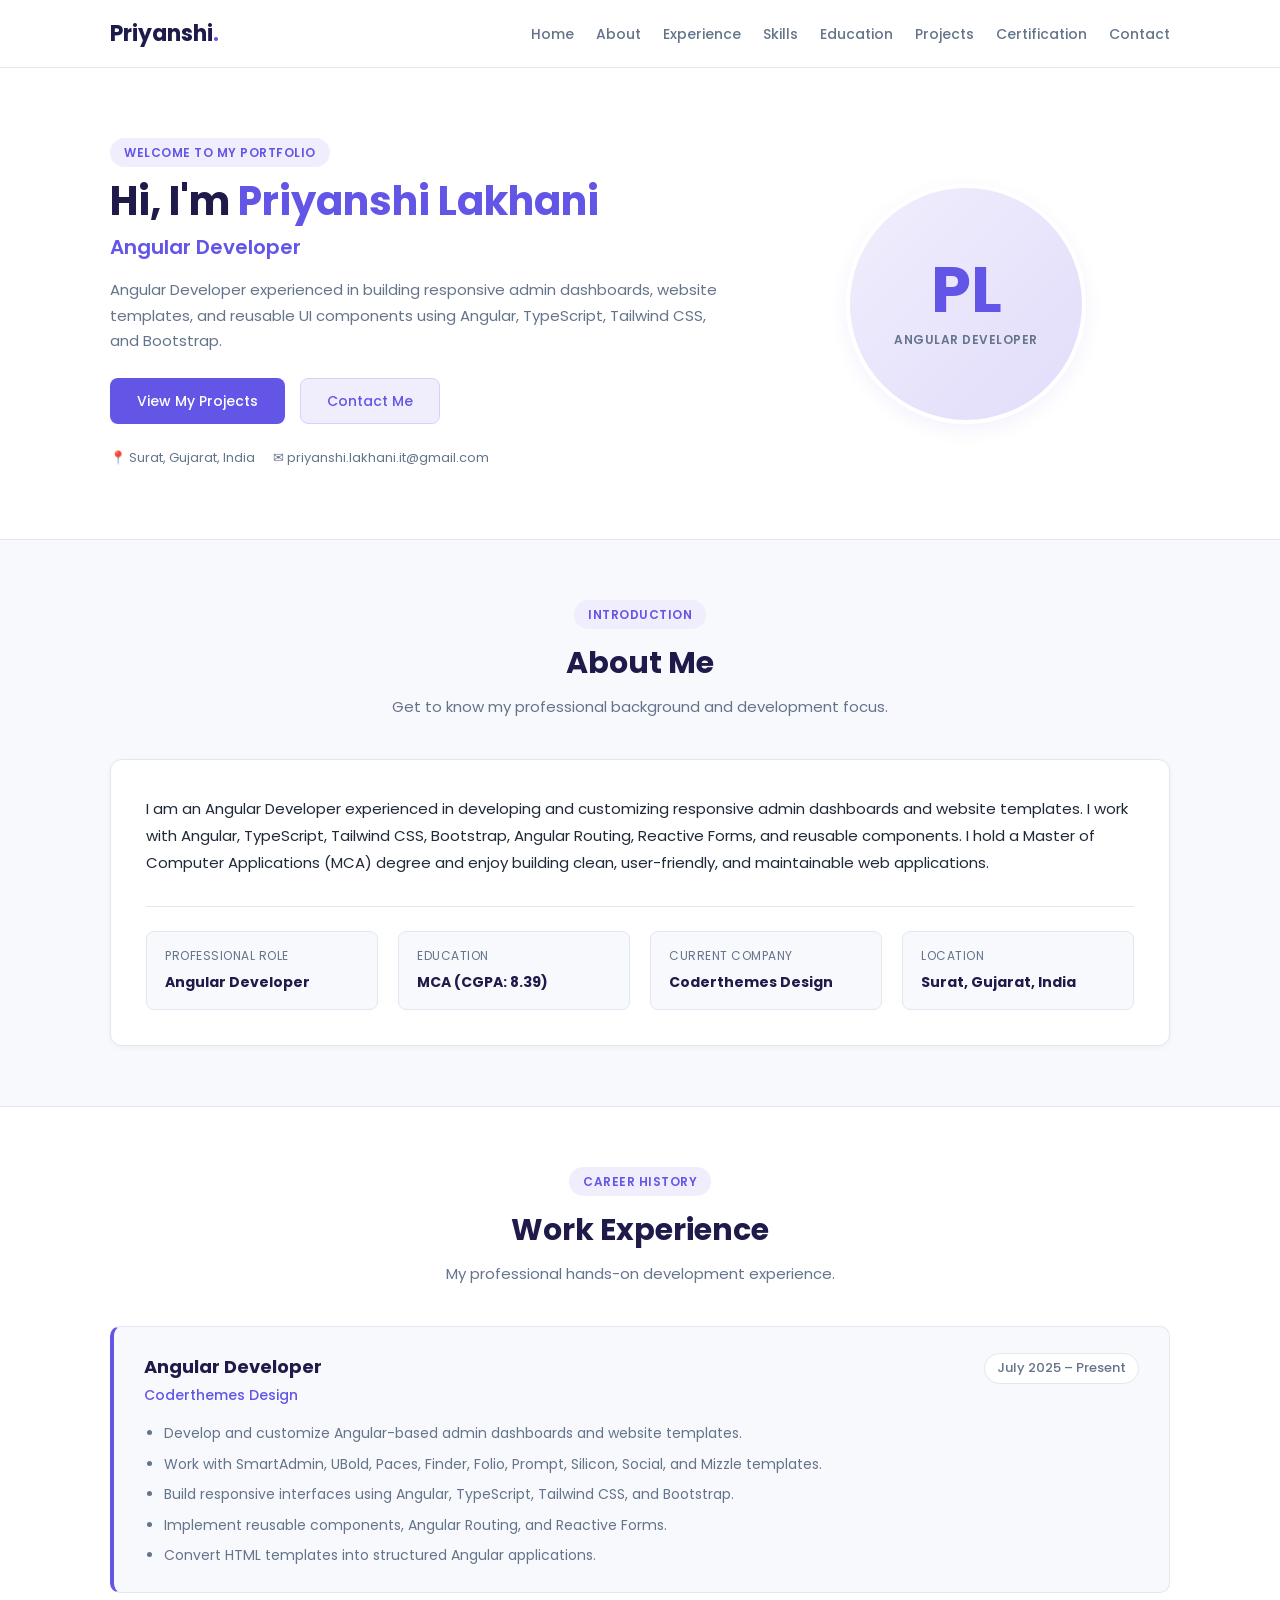
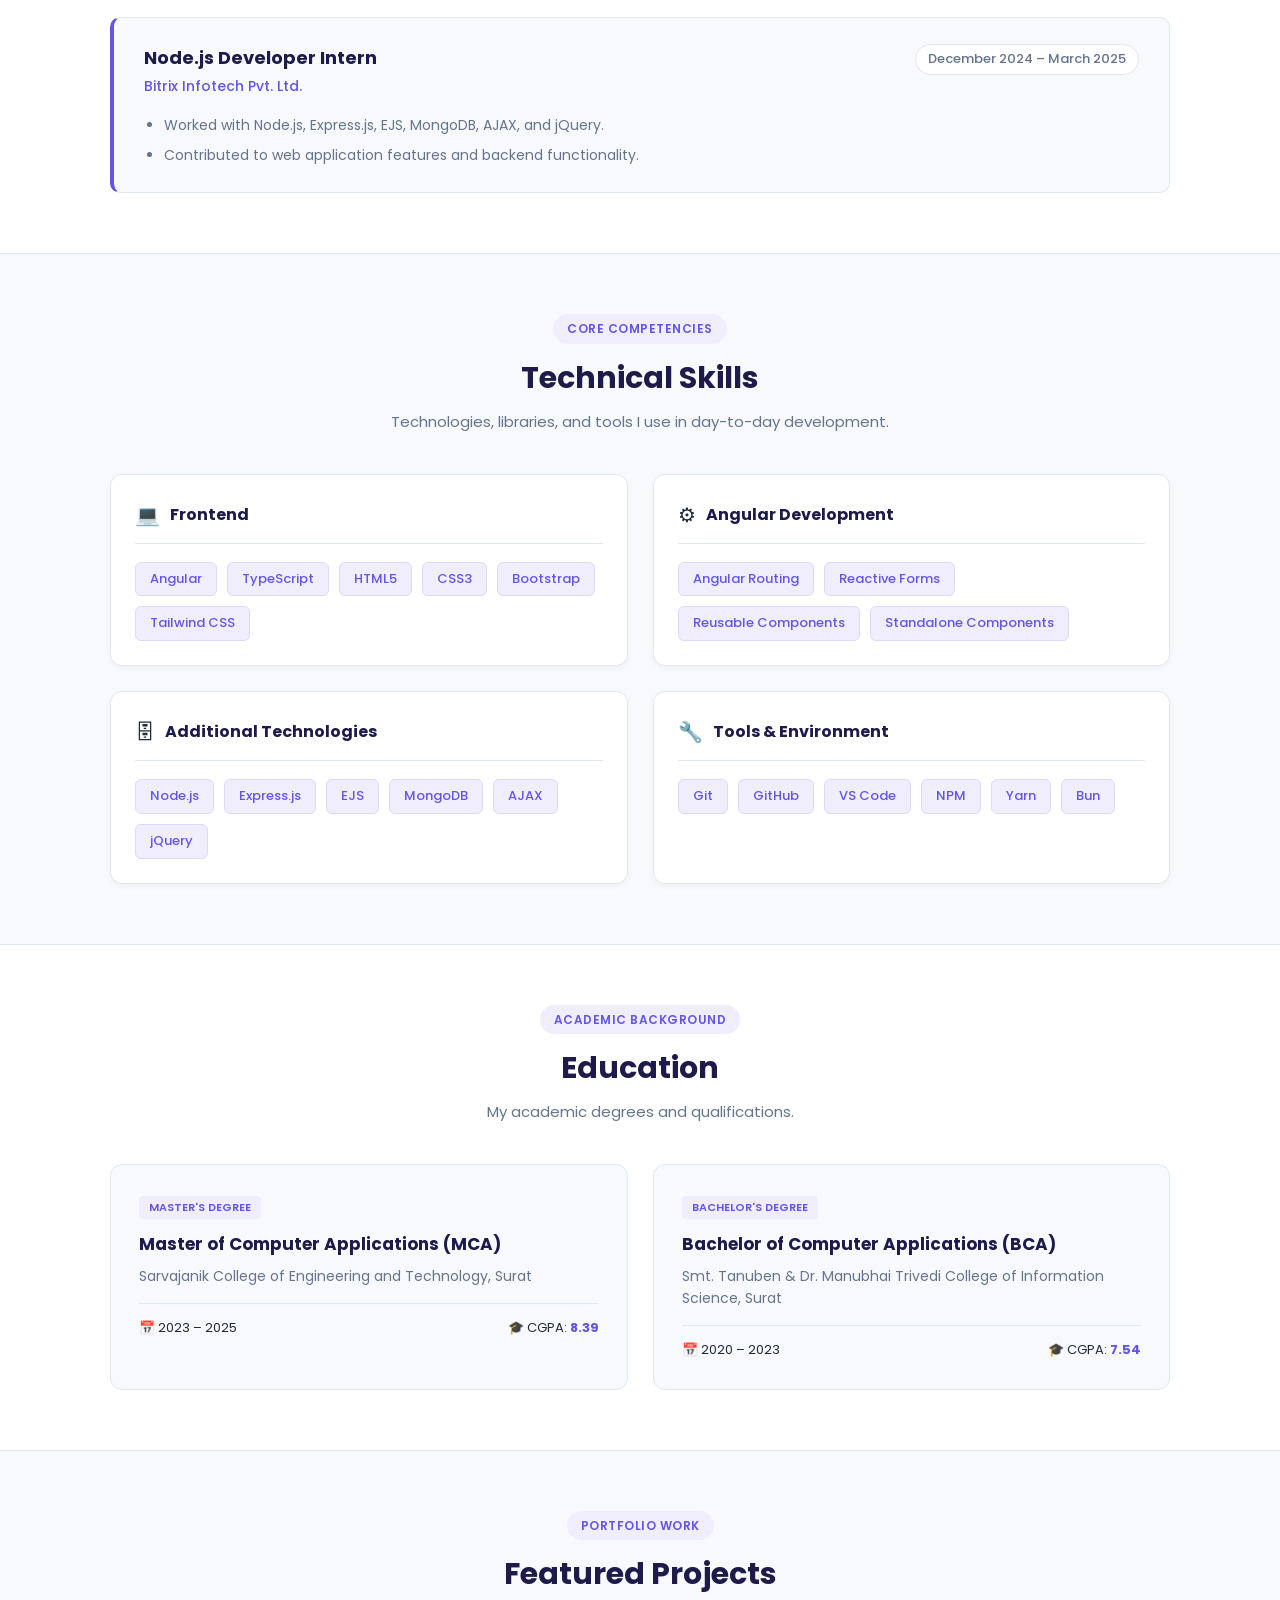
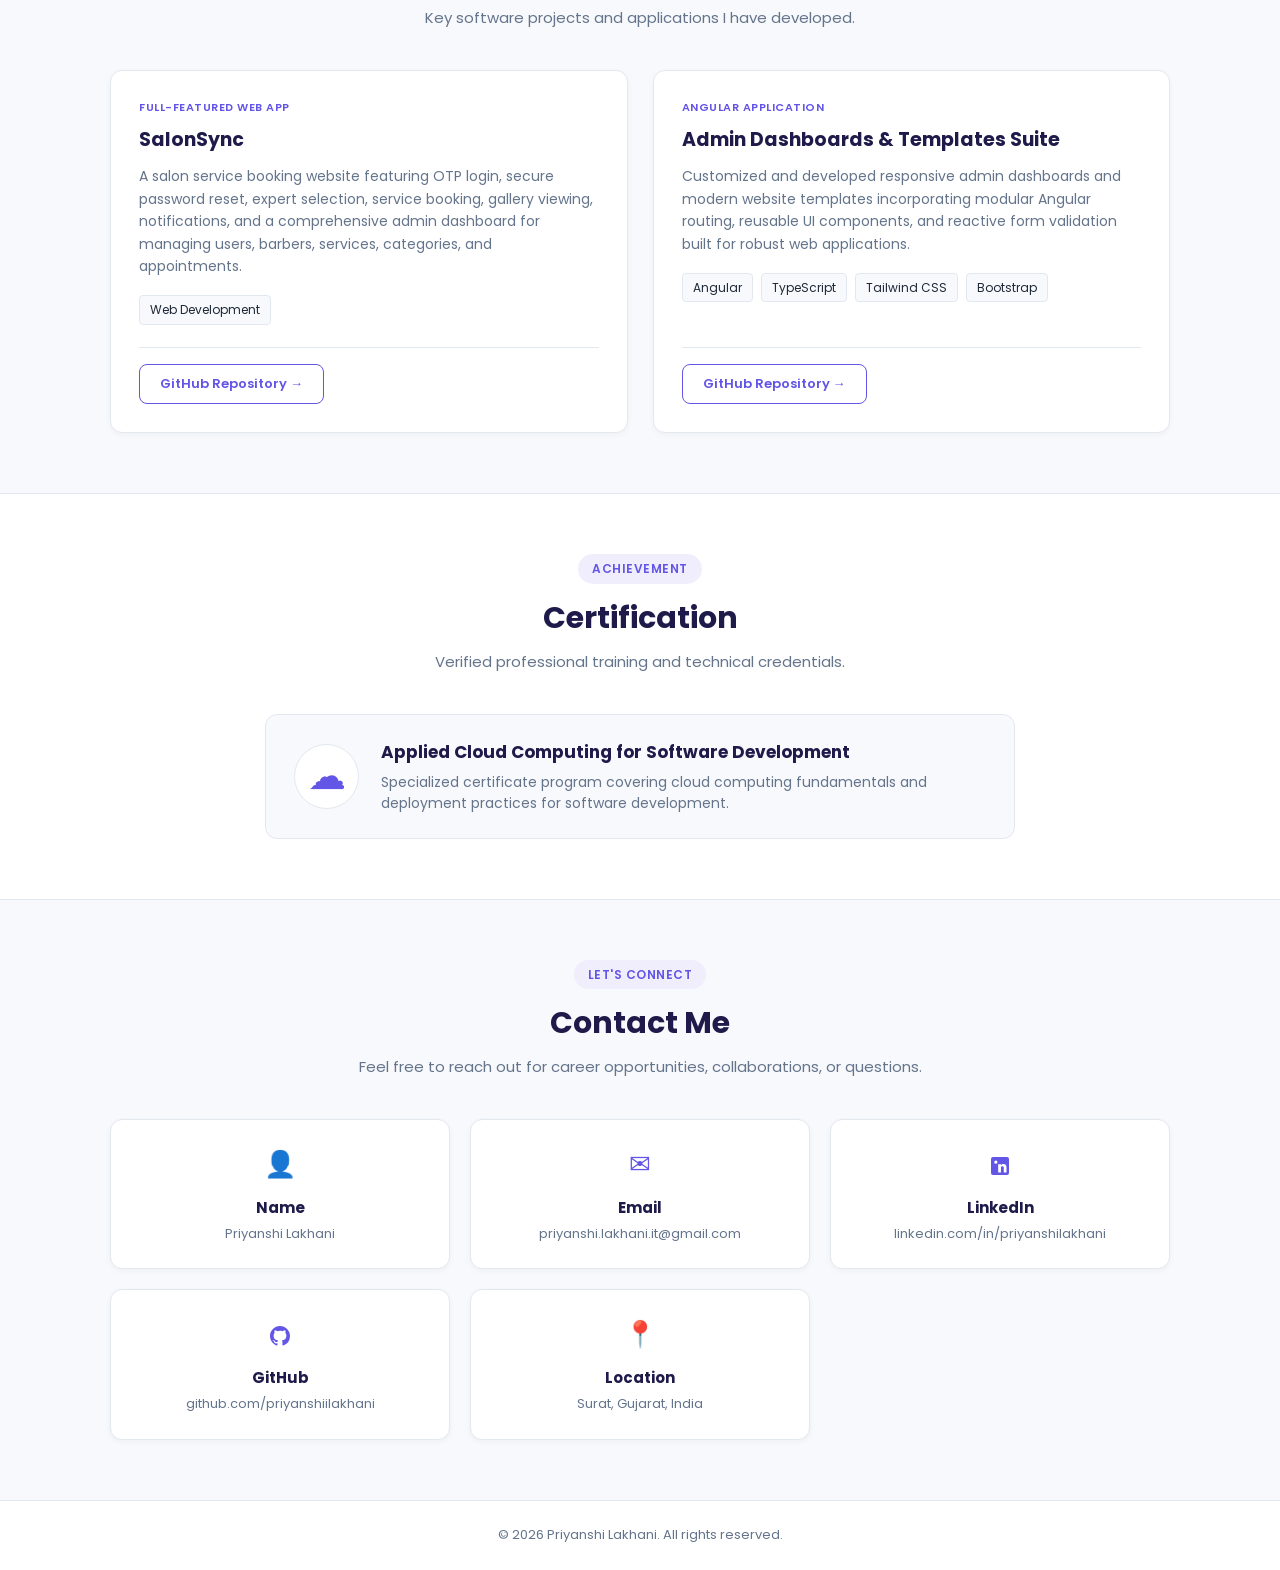
<file: WebDev-L1-Personal Portfolio/index.html>
<!DOCTYPE html>
<html lang="en">

<head>
  <meta charset="UTF-8">
  <meta name="viewport" content="width=device-width, initial-scale=1.0">
  <title>Priyanshi Lakhani | Angular Developer Portfolio</title>

  <!-- Google Fonts: Poppins -->
  <link rel="preconnect" href="https://fonts.googleapis.com">
  <link rel="preconnect" href="https://fonts.gstatic.com" crossorigin>
  <link href="https://fonts.googleapis.com/css2?family=Poppins:wght@300;400;500;600;700&display=swap" rel="stylesheet">

  <!-- External CSS -->
  <link rel="stylesheet" href="style.css">
</head>

<body>

  <!-- =========================================================================
       1. NAVIGATION BAR
       ========================================================================= -->
  <header class="header">
    <div class="container navbar">
      <!-- Portfolio Logo -->
      <a href="#hero" class="logo">Priyanshi<span>.</span></a>

      <!-- Navigation Links -->
      <nav>
        <ul class="nav-links">
          <li><a href="#hero">Home</a></li>
          <li><a href="#about">About</a></li>
          <li><a href="#experience">Experience</a></li>
          <li><a href="#skills">Skills</a></li>
          <li><a href="#education">Education</a></li>
          <li><a href="#projects">Projects</a></li>
          <li><a href="#certifications">Certification</a></li>
          <li><a href="#contact">Contact</a></li>
        </ul>
      </nav>
    </div>
  </header>

  <main>
    <!-- =========================================================================
         2. HERO SECTION
         ========================================================================= -->
    <section id="hero" class="hero-section">
      <div class="container hero-container">

        <!-- Left Column: Intro Text -->
        <div class="hero-text">
          <span class="badge">Welcome to my portfolio</span>
          <h1>Hi, I'm <span class="highlight">Priyanshi Lakhani</span></h1>
          <h2 class="hero-role">Angular Developer</h2>
          <p class="hero-desc">
            Angular Developer experienced in building responsive admin dashboards, website templates,
            and reusable UI components using Angular, TypeScript, Tailwind CSS, and Bootstrap.
          </p>

          <div class="hero-cta">
            <a href="#projects" class="btn btn-primary">View My Projects</a>
            <a href="#contact" class="btn btn-secondary">Contact Me</a>
          </div>

          <!-- Quick Location & Contact Chips -->
          <div class="hero-meta">
            <span class="meta-item">&#128205; Surat, Gujarat, India</span>
            <span class="meta-item">&#9993; priyanshi.lakhani.it@gmail.com</span>
          </div>
        </div>

        <!-- Right Column: Avatar Placeholder -->
        <div class="hero-avatar-wrapper">
          <!-- 
            NOTE FOR USER: 
            You can replace this placeholder with an actual photo anytime:
            <img src="your-photo.jpg" alt="Priyanshi Lakhani" class="avatar-img">
          -->
          <div class="avatar-placeholder">
            <div class="avatar-initials">PL</div>
            <span class="avatar-label">Angular Developer</span>
          </div>
        </div>

      </div>
    </section>

    <!-- =========================================================================
         3. ABOUT ME SECTION
         ========================================================================= -->
    <section id="about" class="about-section">
      <div class="container">
        <div class="section-header">
          <span class="section-tag">Introduction</span>
          <h2>About Me</h2>
          <p>Get to know my professional background and development focus.</p>
        </div>

        <div class="about-card">
          <p class="about-text">
            I am an Angular Developer experienced in developing and customizing responsive admin dashboards
            and website templates. I work with Angular, TypeScript, Tailwind CSS, Bootstrap, Angular Routing,
            Reactive Forms, and reusable components. I hold a Master of Computer Applications (MCA) degree
            and enjoy building clean, user-friendly, and maintainable web applications.
          </p>

          <div class="about-details-grid">
            <div class="detail-item">
              <span class="detail-label">Professional Role</span>
              <strong>Angular Developer</strong>
            </div>
            <div class="detail-item">
              <span class="detail-label">Education</span>
              <strong>MCA (CGPA: 8.39)</strong>
            </div>
            <div class="detail-item">
              <span class="detail-label">Current Company</span>
              <strong>Coderthemes Design</strong>
            </div>
            <div class="detail-item">
              <span class="detail-label">Location</span>
              <strong>Surat, Gujarat, India</strong>
            </div>
          </div>
        </div>
      </div>
    </section>

    <!-- =========================================================================
         4. WORK EXPERIENCE SECTION
         ========================================================================= -->
    <section id="experience" class="experience-section">
      <div class="container">
        <div class="section-header">
          <span class="section-tag">Career History</span>
          <h2>Work Experience</h2>
          <p>My professional hands-on development experience.</p>
        </div>

        <div class="experience-timeline">

          <!-- Experience Card 1 -->
          <div class="experience-card">
            <div class="experience-header">
              <div>
                <h3>Angular Developer</h3>
                <h4 class="company-name">Coderthemes Design</h4>
              </div>
              <span class="duration-badge">July 2025 &ndash; Present</span>
            </div>
            <ul class="experience-bullets">
              <li>Develop and customize Angular-based admin dashboards and website templates.</li>
              <li>Work with SmartAdmin, UBold, Paces, Finder, Folio, Prompt, Silicon, Social, and Mizzle templates.</li>
              <li>Build responsive interfaces using Angular, TypeScript, Tailwind CSS, and Bootstrap.</li>
              <li>Implement reusable components, Angular Routing, and Reactive Forms.</li>
              <li>Convert HTML templates into structured Angular applications.</li>
            </ul>
          </div>

          <!-- Experience Card 2 -->
          <div class="experience-card">
            <div class="experience-header">
              <div>
                <h3>Node.js Developer Intern</h3>
                <h4 class="company-name">Bitrix Infotech Pvt. Ltd.</h4>
              </div>
              <span class="duration-badge">December 2024 &ndash; March 2025</span>
            </div>
            <ul class="experience-bullets">
              <li>Worked with Node.js, Express.js, EJS, MongoDB, AJAX, and jQuery.</li>
              <li>Contributed to web application features and backend functionality.</li>
            </ul>
          </div>

        </div>
      </div>
    </section>

    <!-- =========================================================================
         5. TECHNICAL SKILLS SECTION
         ========================================================================= -->
    <section id="skills" class="skills-section">
      <div class="container">
        <div class="section-header">
          <span class="section-tag">Core Competencies</span>
          <h2>Technical Skills</h2>
          <p>Technologies, libraries, and tools I use in day-to-day development.</p>
        </div>

        <div class="skills-grid">

          <!-- Skill Category 1 -->
          <div class="skill-category-card">
            <div class="category-title">
              <span class="category-icon">&#128187;</span>
              <h3>Frontend</h3>
            </div>
            <div class="badges-wrap">
              <span class="skill-badge">Angular</span>
              <span class="skill-badge">TypeScript</span>
              <span class="skill-badge">HTML5</span>
              <span class="skill-badge">CSS3</span>
              <span class="skill-badge">Bootstrap</span>
              <span class="skill-badge">Tailwind CSS</span>
            </div>
          </div>

          <!-- Skill Category 2 -->
          <div class="skill-category-card">
            <div class="category-title">
              <span class="category-icon">&#9881;</span>
              <h3>Angular Development</h3>
            </div>
            <div class="badges-wrap">
              <span class="skill-badge">Angular Routing</span>
              <span class="skill-badge">Reactive Forms</span>
              <span class="skill-badge">Reusable Components</span>
              <span class="skill-badge">Standalone Components</span>
            </div>
          </div>

          <!-- Skill Category 3 -->
          <div class="skill-category-card">
            <div class="category-title">
              <span class="category-icon">&#128452;</span>
              <h3>Additional Technologies</h3>
            </div>
            <div class="badges-wrap">
              <span class="skill-badge">Node.js</span>
              <span class="skill-badge">Express.js</span>
              <span class="skill-badge">EJS</span>
              <span class="skill-badge">MongoDB</span>
              <span class="skill-badge">AJAX</span>
              <span class="skill-badge">jQuery</span>
            </div>
          </div>

          <!-- Skill Category 4 -->
          <div class="skill-category-card">
            <div class="category-title">
              <span class="category-icon">&#128295;</span>
              <h3>Tools & Environment</h3>
            </div>
            <div class="badges-wrap">
              <span class="skill-badge">Git</span>
              <span class="skill-badge">GitHub</span>
              <span class="skill-badge">VS Code</span>
              <span class="skill-badge">NPM</span>
              <span class="skill-badge">Yarn</span>
              <span class="skill-badge">Bun</span>
            </div>
          </div>

        </div>
      </div>
    </section>

    <!-- =========================================================================
         6. EDUCATION SECTION
         ========================================================================= -->
    <section id="education" class="education-section">
      <div class="container">
        <div class="section-header">
          <span class="section-tag">Academic Background</span>
          <h2>Education</h2>
          <p>My academic degrees and qualifications.</p>
        </div>

        <div class="education-grid">

          <!-- Education Card 1 -->
          <div class="education-card">
            <div class="education-badge">Master's Degree</div>
            <h3>Master of Computer Applications (MCA)</h3>
            <p class="college-name">Sarvajanik College of Engineering and Technology, Surat</p>
            <div class="education-meta">
              <span class="edu-duration">&#128197; 2023 &ndash; 2025</span>
              <span class="edu-score">&#127891; CGPA: <strong>8.39</strong></span>
            </div>
          </div>

          <!-- Education Card 2 -->
          <div class="education-card">
            <div class="education-badge">Bachelor's Degree</div>
            <h3>Bachelor of Computer Applications (BCA)</h3>
            <p class="college-name">Smt. Tanuben &amp; Dr. Manubhai Trivedi College of Information Science, Surat</p>
            <div class="education-meta">
              <span class="edu-duration">&#128197; 2020 &ndash; 2023</span>
              <span class="edu-score">&#127891; CGPA: <strong>7.54</strong></span>
            </div>
          </div>

        </div>
      </div>
    </section>

    <!-- =========================================================================
         7. PROJECTS SECTION
         ========================================================================= -->
    <section id="projects" class="projects-section">
      <div class="container">
        <div class="section-header">
          <span class="section-tag">Portfolio Work</span>
          <h2>Featured Projects</h2>
          <p>Key software projects and applications I have developed.</p>
        </div>

        <div class="projects-grid">

          <!-- Project Card 1: SalonSync -->
          <div class="project-card">
            <div class="project-content">
              <span class="project-tag">Full-Featured Web App</span>
              <h3>SalonSync</h3>
              <p class="project-description">
                A salon service booking website featuring OTP login, secure password reset, expert selection,
                service booking, gallery viewing, notifications, and a comprehensive admin dashboard for managing
                users, barbers, services, categories, and appointments.
              </p>
              <div class="project-tech-stack">
                <span class="tech-badge">Web Development</span>
              </div>
            </div>
            <div class="project-footer">
              <!-- Placeholder link: Update with actual repository URL when available -->
              <a href="https://github.com/priyanshiilakhani" target="_blank" rel="noopener noreferrer"
                class="btn btn-outline">
                GitHub Repository &rarr;
              </a>
            </div>
          </div>

          <!-- Project Card 2: Angular Templates & Admin Dashboards -->
          <div class="project-card">
            <div class="project-content">
              <span class="project-tag">Angular Application</span>
              <h3>Admin Dashboards &amp; Templates Suite</h3>
              <p class="project-description">
                Customized and developed responsive admin dashboards and modern website templates incorporating
                modular Angular routing, reusable UI components, and reactive form validation built for robust web
                applications.
              </p>
              <div class="project-tech-stack">
                <span class="tech-badge">Angular</span>
                <span class="tech-badge">TypeScript</span>
                <span class="tech-badge">Tailwind CSS</span>
                <span class="tech-badge">Bootstrap</span>
              </div>
            </div>
            <div class="project-footer">
              <!-- Placeholder link: Update with actual repository URL when available -->
              <a href="https://github.com/priyanshiilakhani" target="_blank" rel="noopener noreferrer"
                class="btn btn-outline">
                GitHub Repository &rarr;
              </a>
            </div>
          </div>

        </div>
      </div>
    </section>

    <!-- =========================================================================
         8. CERTIFICATION SECTION
         ========================================================================= -->
    <section id="certifications" class="certifications-section">
      <div class="container">
        <div class="section-header">
          <span class="section-tag">Achievement</span>
          <h2>Certification</h2>
          <p>Verified professional training and technical credentials.</p>
        </div>

        <div class="cert-card-wrapper">
          <div class="cert-card">
            <div class="cert-icon">&#9729;</div>
            <div class="cert-info">
              <h3>Applied Cloud Computing for Software Development</h3>
              <p>Specialized certificate program covering cloud computing fundamentals and deployment practices for
                software development.</p>
            </div>
          </div>
        </div>
      </div>
    </section>

    <!-- =========================================================================
         9. CONTACT SECTION
         ========================================================================= -->
    <section id="contact" class="contact-section">
      <div class="container">
        <div class="section-header">
          <span class="section-tag">Let's Connect</span>
          <h2>Contact Me</h2>
          <p>Feel free to reach out for career opportunities, collaborations, or questions.</p>
        </div>

        <div class="contact-grid">

          <!-- Name Card -->
          <div class="contact-card">
            <div class="contact-icon">&#128100;</div>
            <h4>Name</h4>
            <p>Priyanshi Lakhani</p>
          </div>

          <!-- Email Card -->
          <a href="mailto:priyanshi.lakhani.it@gmail.com" class="contact-card">
            <div class="contact-icon">&#9993;</div>
            <h4>Email</h4>
            <p>priyanshi.lakhani.it@gmail.com</p>
          </a>

          <!-- LinkedIn Card -->
          <a href="https://linkedin.com/in/priyanshilakhani" target="_blank" rel="noopener noreferrer"
            class="contact-card">
            <div class="contact-icon">
              <svg width="24" height="24" viewBox="0 0 24 24" fill="currentColor" style="vertical-align: middle;">
                <path
                  d="M19 3a2 2 0 0 1 2 2v14a2 2 0 0 1-2 2H5a2 2 0 0 1-2-2V5a2 2 0 0 1 2-2h14m-.5 15.5v-5.3a3.26 3.26 0 0 0-3.26-3.26c-.85 0-1.84.52-2.28 1.3v-1.11h-2.79v8.37h2.79v-4.93c0-.77.62-1.4 1.39-1.4a1.4 1.4 0 0 1 1.4 1.4v4.93h2.75M6.46 10.9h2.79v8.37H6.46v-8.37M7.86 6.55a1.63 1.63 0 1 0 0 3.26 1.63 1.63 0 0 0 0-3.26z" />
              </svg>
            </div>
            <h4>LinkedIn</h4>
            <p>linkedin.com/in/priyanshilakhani</p>
          </a>

          <!-- GitHub Card -->
          <a href="https://github.com/priyanshiilakhani" target="_blank" rel="noopener noreferrer" class="contact-card">
            <div class="contact-icon">
              <svg width="24" height="24" viewBox="0 0 24 24" fill="currentColor" style="vertical-align: middle;">
                <path fill-rule="evenodd" clip-rule="evenodd"
                  d="M12 2C6.477 2 2 6.484 2 12.017c0 4.425 2.865 8.18 6.839 9.504.5.092.682-.217.682-.483 0-.237-.008-.868-.013-1.703-2.782.605-3.369-1.343-3.369-1.343-.454-1.158-1.11-1.466-1.11-1.466-.908-.62.069-.608.069-.608 1.003.07 1.53 1.032 1.53 1.032.892 1.53 2.341 1.088 2.91.832.092-.647.35-1.088.636-1.338-2.22-.253-4.555-1.113-4.555-4.951 0-1.093.39-1.988 1.029-2.688-.103-.253-.446-1.272.098-2.65 0 0 .84-.27 2.75 1.026A9.564 9.564 0 0112 6.844c.85.004 1.705.115 2.504.337 1.909-1.296 2.747-1.027 2.747-1.027.546 1.379.202 2.398.1 2.651.64.7 1.028 1.595 1.028 2.688 0 3.848-2.339 4.695-4.566 4.943.359.309.678.92.678 1.855 0 1.338-.012 2.419-.012 2.747 0 .268.18.58.688.482A10.019 10.019 0 0022 12.017C22 6.484 17.522 2 12 2z" />
              </svg>
            </div>
            <h4>GitHub</h4>
            <p>github.com/priyanshiilakhani</p>
          </a>

          <!-- Location Card -->
          <div class="contact-card">
            <div class="contact-icon">&#128205;</div>
            <h4>Location</h4>
            <p>Surat, Gujarat, India</p>
          </div>

        </div>
      </div>
    </section>
  </main>

  <!-- =========================================================================
       10. FOOTER
       ========================================================================= -->
  <footer class="footer">
    <div class="container footer-content">
      <p>&copy; <span id="current-year"></span> Priyanshi Lakhani. All rights reserved.</p>
    </div>
  </footer>

  <!-- Automatically updates to the current year -->
  <script>
    document.getElementById("current-year").textContent = new Date().getFullYear();
  </script>
</body>

</html>
</file>
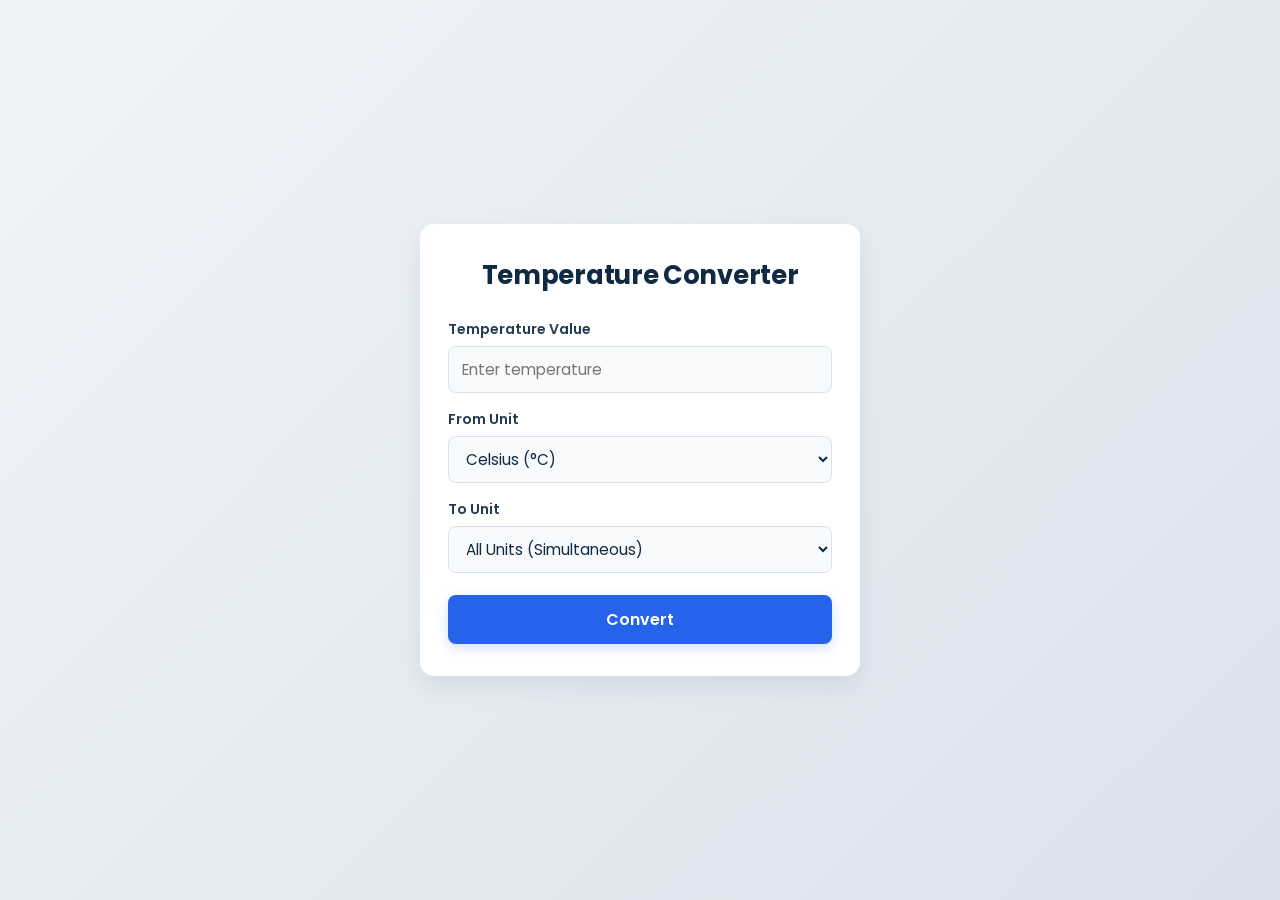
<file: WebDev-L1-Temperature Converter Website/index.html>
<!DOCTYPE html>
<html lang="en">
<head>
    <meta charset="UTF-8">
    <meta name="viewport" content="width=device-width, initial-scale=1.0">
    <title>Temperature Converter</title>
    <!-- Google Fonts for clean typography -->
    <link rel="preconnect" href="https://fonts.googleapis.com">
    <link rel="preconnect" href="https://fonts.gstatic.com" crossorigin>
    <link href="https://fonts.googleapis.com/css2?family=Poppins:wght@400;500;600;700&display=swap" rel="stylesheet">
    <!-- Link to stylesheet -->
    <link rel="stylesheet" href="style.css">
</head>
<body>

    <!-- Centered Card Container -->
    <main class="converter-card">
        <!-- Heading -->
        <header class="header">
            <h1 class="app-title">Temperature Converter</h1>
        </header>

        <!-- Form Controls -->
        <div class="converter-form">
            <!-- Numeric Input Field -->
            <div class="form-group">
                <label for="tempInput">Temperature Value</label>
                <input 
                    type="number" 
                    id="tempInput" 
                    placeholder="Enter temperature" 
                    step="any"
                >
            </div>

            <!-- Input Unit Selector -->
            <div class="form-group">
                <label for="unitSelect">From Unit</label>
                <select id="unitSelect">
                    <option value="celsius">Celsius (°C)</option>
                    <option value="fahrenheit">Fahrenheit (°F)</option>
                    <option value="kelvin">Kelvin (K)</option>
                </select>
            </div>

            <!-- Output Unit Selector (Separate Control or All Units Simultaneously) -->
            <div class="form-group">
                <label for="outputUnitSelect">To Unit</label>
                <select id="outputUnitSelect">
                    <option value="all">All Units (Simultaneous)</option>
                    <option value="celsius">Celsius (°C)</option>
                    <option value="fahrenheit">Fahrenheit (°F)</option>
                    <option value="kelvin">Kelvin (K)</option>
                </select>
            </div>

            <!-- Convert Button -->
            <button type="button" id="convertBtn" class="convert-btn">
                Convert
            </button>
        </div>

        <!-- Error Message Display Area -->
        <div id="errorMessage" class="error-message" role="alert"></div>

        <!-- Result Display Area -->
        <section id="resultSection" class="result-section" aria-live="polite">
            <h2 class="result-heading">Converted Result</h2>
            <div id="resultsContainer" class="results-grid"></div>
        </section>
    </main>

    <!-- JavaScript -->
    <script src="script.js"></script>
</body>
</html>
</file>
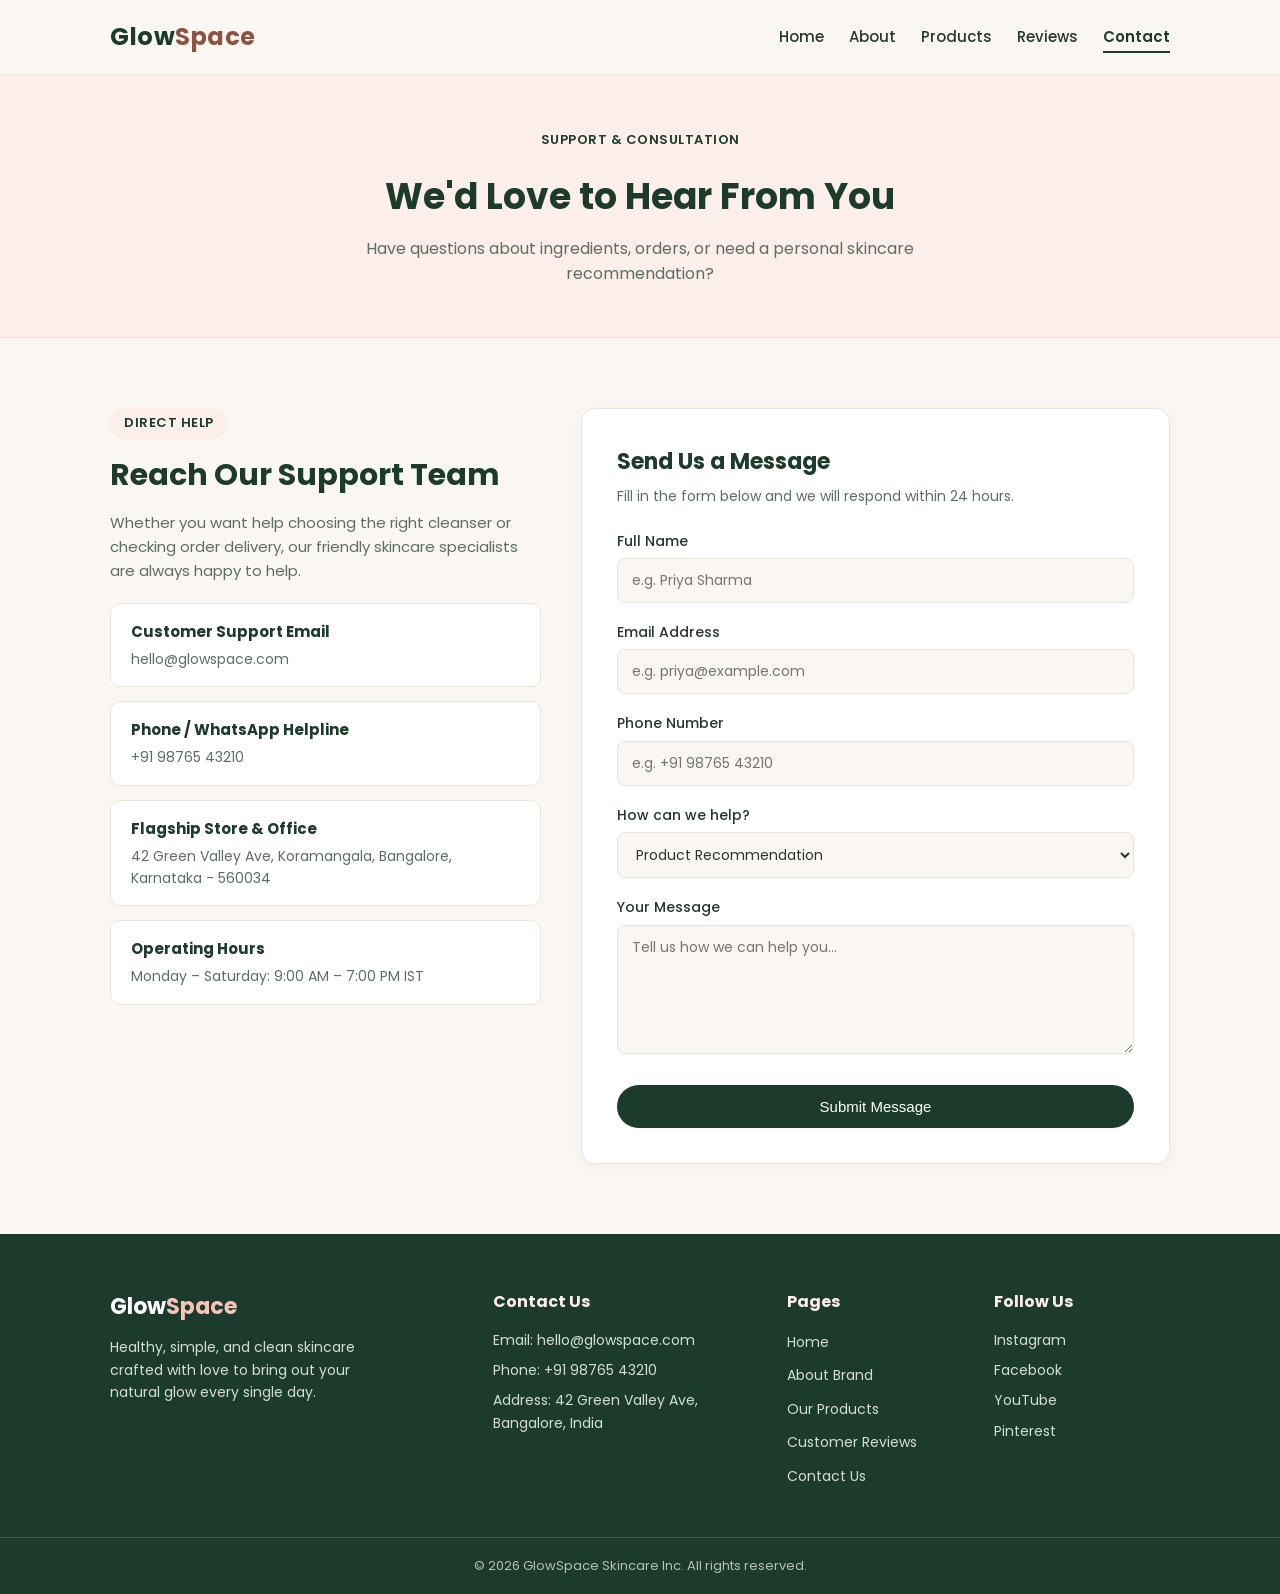
<file: WebDev-L1-LandingPage/contact.html>
<!DOCTYPE html>
<html lang="en">
<head>
  <meta charset="UTF-8">
  <meta name="viewport" content="width=device-width, initial-scale=1.0">
  <title>Contact Us - GlowSpace Skincare</title>
  <!-- Google Fonts -->
  <link rel="preconnect" href="https://fonts.googleapis.com">
  <link rel="preconnect" href="https://fonts.gstatic.com" crossorigin>
  <link href="https://fonts.googleapis.com/css2?family=Poppins:wght@300;400;500;600;700&display=swap" rel="stylesheet">
  <!-- Linking External CSS -->
  <link rel="stylesheet" href="style.css">
</head>
<body>

  <!-- ==============================================
       NAVIGATION BAR
       ============================================== -->
  <header class="header">
    <div class="container navbar">
      <a href="index.html" class="logo">Glow<span>Space</span></a>
      <ul class="nav-links">
        <li><a href="index.html">Home</a></li>
        <li><a href="about.html">About</a></li>
        <li><a href="products.html">Products</a></li>
        <li><a href="reviews.html">Reviews</a></li>
        <li><a href="contact.html" class="active">Contact</a></li>
      </ul>
    </div>
  </header>

  <main>
    <!-- ==============================================
         PAGE HEADER BANNER
         ============================================== -->
    <section class="page-header">
      <div class="container">
        <span class="badge">Support & Consultation</span>
        <h1>We'd Love to Hear From You</h1>
        <p>Have questions about ingredients, orders, or need a personal skincare recommendation?</p>
      </div>
    </section>

    <!-- ==============================================
         CONTACT SECTION (INFO + FORM)
         ============================================== -->
    <section class="contact-section">
      <div class="container contact-container">
        
        <!-- Left Column: Contact Information -->
        <div class="contact-info">
          <span class="section-tag">Direct Help</span>
          <h2>Reach Our Support Team</h2>
          <p>
            Whether you want help choosing the right cleanser or checking order delivery,
            our friendly skincare specialists are always happy to help.
          </p>

          <div class="info-card">
            <h4>Customer Support Email</h4>
            <p><a href="mailto:hello@glowspace.com">hello@glowspace.com</a></p>
          </div>

          <div class="info-card">
            <h4>Phone / WhatsApp Helpline</h4>
            <p><a href="tel:+919876543210">+91 98765 43210</a></p>
          </div>

          <div class="info-card">
            <h4>Flagship Store & Office</h4>
            <p>42 Green Valley Ave, Koramangala, Bangalore, Karnataka - 560034</p>
          </div>

          <div class="info-card">
            <h4>Operating Hours</h4>
            <p>Monday &ndash; Saturday: 9:00 AM &ndash; 7:00 PM IST</p>
          </div>
        </div>

        <!-- Right Column: Contact Form -->
        <div class="contact-form-wrapper">
          <h3>Send Us a Message</h3>
          <p class="form-subtitle">Fill in the form below and we will respond within 24 hours.</p>

          <form action="#" method="get" class="contact-form">
            
            <!-- Full Name -->
            <div class="form-group">
              <label for="fullName">Full Name</label>
              <input type="text" id="fullName" name="fullName" placeholder="e.g. Priya Sharma" required>
            </div>

            <!-- Email Address -->
            <div class="form-group">
              <label for="userEmail">Email Address</label>
              <input type="email" id="userEmail" name="userEmail" placeholder="e.g. priya@example.com" required>
            </div>

            <!-- Phone Number -->
            <div class="form-group">
              <label for="userPhone">Phone Number</label>
              <input type="tel" id="userPhone" name="userPhone" placeholder="e.g. +91 98765 43210">
            </div>

            <!-- Subject / Skincare Concern -->
            <div class="form-group">
              <label for="concern">How can we help?</label>
              <select id="concern" name="concern">
                <option value="recommendation">Product Recommendation</option>
                <option value="order">Order & Shipping Status</option>
                <option value="ingredients">Ingredient / Allergy Query</option>
                <option value="feedback">Customer Feedback</option>
                <option value="other">Other Inquiry</option>
              </select>
            </div>

            <!-- Message Textarea -->
            <div class="form-group">
              <label for="userMessage">Your Message</label>
              <textarea id="userMessage" name="userMessage" rows="5" placeholder="Tell us how we can help you..." required></textarea>
            </div>

            <!-- Submit Button -->
            <button type="submit" class="btn btn-primary submit-btn">Submit Message</button>
          </form>
        </div>

      </div>
    </section>
  </main>

  <!-- ==============================================
       FOOTER
       ============================================== -->
  <footer class="footer">
    <div class="container footer-container">
      <div class="footer-column">
        <h3 class="footer-logo">Glow<span>Space</span></h3>
        <p class="footer-tagline">
          Healthy, simple, and clean skincare crafted with love to bring out your natural glow every single day.
        </p>
      </div>

      <div class="footer-column">
        <h4>Contact Us</h4>
        <p>Email: <a href="mailto:hello@glowspace.com">hello@glowspace.com</a></p>
        <p>Phone: <a href="tel:+919876543210">+91 98765 43210</a></p>
        <p>Address: 42 Green Valley Ave, Bangalore, India</p>
      </div>

      <div class="footer-column">
        <h4>Pages</h4>
        <ul class="footer-links">
          <li><a href="index.html">Home</a></li>
          <li><a href="about.html">About Brand</a></li>
          <li><a href="products.html">Our Products</a></li>
          <li><a href="reviews.html">Customer Reviews</a></li>
          <li><a href="contact.html">Contact Us</a></li>
        </ul>
      </div>

      <div class="footer-column">
        <h4>Follow Us</h4>
        <div class="social-links">
          <a href="#">Instagram</a>
          <a href="#">Facebook</a>
          <a href="#">YouTube</a>
          <a href="#">Pinterest</a>
        </div>
      </div>
    </div>

    <div class="footer-bottom">
      <div class="container">
        <p>&copy; 2026 GlowSpace Skincare Inc. All rights reserved.</p>
      </div>
    </div>
  </footer>

</body>
</html>
</file>
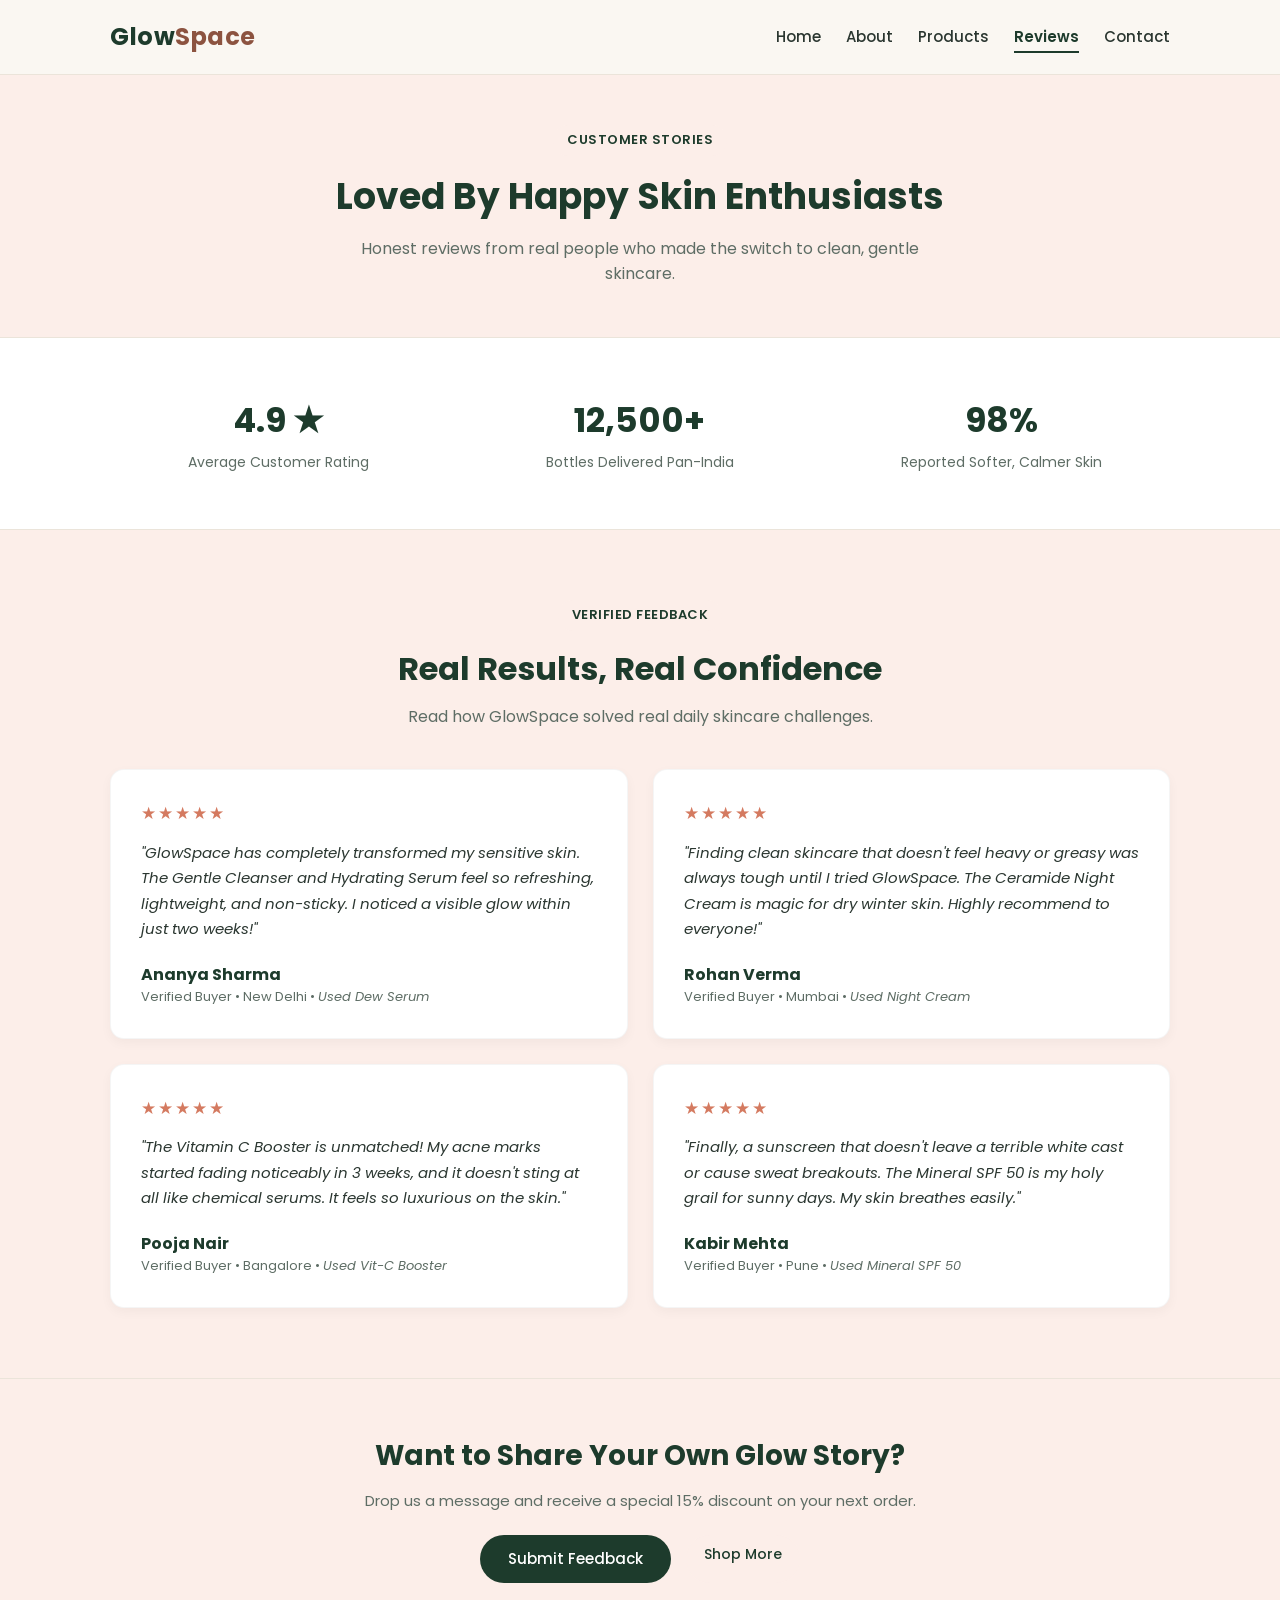
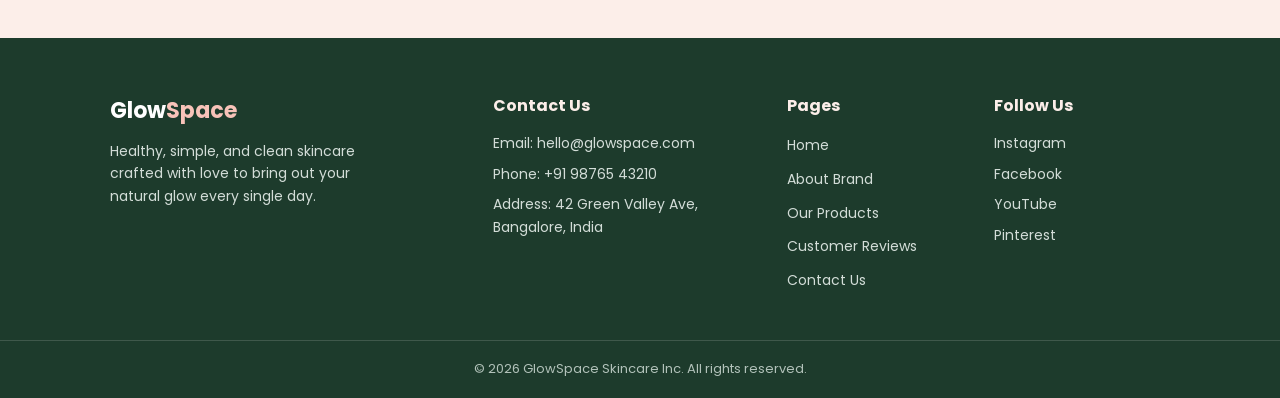
<file: WebDev-L1-LandingPage/reviews.html>
<!DOCTYPE html>
<html lang="en">
<head>
  <meta charset="UTF-8">
  <meta name="viewport" content="width=device-width, initial-scale=1.0">
  <title>Customer Reviews - GlowSpace Skincare</title>
  <!-- Google Fonts -->
  <link rel="preconnect" href="https://fonts.googleapis.com">
  <link rel="preconnect" href="https://fonts.gstatic.com" crossorigin>
  <link href="https://fonts.googleapis.com/css2?family=Poppins:wght@300;400;500;600;700&display=swap" rel="stylesheet">
  <!-- Linking External CSS -->
  <link rel="stylesheet" href="style.css">
</head>
<body>

  <!-- ==============================================
       NAVIGATION BAR
       ============================================== -->
  <header class="header">
    <div class="container navbar">
      <a href="index.html" class="logo">Glow<span>Space</span></a>
      <ul class="nav-links">
        <li><a href="index.html">Home</a></li>
        <li><a href="about.html">About</a></li>
        <li><a href="products.html">Products</a></li>
        <li><a href="reviews.html" class="active">Reviews</a></li>
        <li><a href="contact.html">Contact</a></li>
      </ul>
    </div>
  </header>

  <main>
    <!-- ==============================================
         PAGE HEADER BANNER
         ============================================== -->
    <section class="page-header">
      <div class="container">
        <span class="badge">Customer Stories</span>
        <h1>Loved By Happy Skin Enthusiasts</h1>
        <p>Honest reviews from real people who made the switch to clean, gentle skincare.</p>
      </div>
    </section>

    <!-- ==============================================
         REVIEW STATS BAR
         ============================================== -->
    <section class="stats-section">
      <div class="container">
        <div class="stats-grid">
          <div class="stat-card">
            <h3>4.9 &#9733;</h3>
            <p>Average Customer Rating</p>
          </div>
          <div class="stat-card">
            <h3>12,500+</h3>
            <p>Bottles Delivered Pan-India</p>
          </div>
          <div class="stat-card">
            <h3>98%</h3>
            <p>Reported Softer, Calmer Skin</p>
          </div>
        </div>
      </div>
    </section>

    <!-- ==============================================
         TESTIMONIALS / REVIEWS GRID
         ============================================== -->
    <section class="testimonials-section">
      <div class="container">
        <div class="section-header">
          <span class="section-tag">Verified Feedback</span>
          <h2>Real Results, Real Confidence</h2>
          <p>Read how GlowSpace solved real daily skincare challenges.</p>
        </div>

        <div class="testimonials-grid">
          
          <!-- Review 1 -->
          <div class="testimonial-card">
            <div class="stars">&#9733;&#9733;&#9733;&#9733;&#9733;</div>
            <p class="quote">
              "GlowSpace has completely transformed my sensitive skin. The Gentle Cleanser and Hydrating Serum feel so refreshing, lightweight, and non-sticky. I noticed a visible glow within just two weeks!"
            </p>
            <div class="customer-info">
              <h4>Ananya Sharma</h4>
              <p class="customer-role">Verified Buyer &bull; New Delhi &bull; <em>Used Dew Serum</em></p>
            </div>
          </div>

          <!-- Review 2 -->
          <div class="testimonial-card">
            <div class="stars">&#9733;&#9733;&#9733;&#9733;&#9733;</div>
            <p class="quote">
              "Finding clean skincare that doesn't feel heavy or greasy was always tough until I tried GlowSpace. The Ceramide Night Cream is magic for dry winter skin. Highly recommend to everyone!"
            </p>
            <div class="customer-info">
              <h4>Rohan Verma</h4>
              <p class="customer-role">Verified Buyer &bull; Mumbai &bull; <em>Used Night Cream</em></p>
            </div>
          </div>

          <!-- Review 3 -->
          <div class="testimonial-card">
            <div class="stars">&#9733;&#9733;&#9733;&#9733;&#9733;</div>
            <p class="quote">
              "The Vitamin C Booster is unmatched! My acne marks started fading noticeably in 3 weeks, and it doesn't sting at all like chemical serums. It feels so luxurious on the skin."
            </p>
            <div class="customer-info">
              <h4>Pooja Nair</h4>
              <p class="customer-role">Verified Buyer &bull; Bangalore &bull; <em>Used Vit-C Booster</em></p>
            </div>
          </div>

          <!-- Review 4 -->
          <div class="testimonial-card">
            <div class="stars">&#9733;&#9733;&#9733;&#9733;&#9733;</div>
            <p class="quote">
              "Finally, a sunscreen that doesn't leave a terrible white cast or cause sweat breakouts. The Mineral SPF 50 is my holy grail for sunny days. My skin breathes easily."
            </p>
            <div class="customer-info">
              <h4>Kabir Mehta</h4>
              <p class="customer-role">Verified Buyer &bull; Pune &bull; <em>Used Mineral SPF 50</em></p>
            </div>
          </div>

        </div>
      </div>
    </section>

    <!-- ==============================================
         SHARE YOUR EXPERIENCE CTA
         ============================================== -->
    <section class="cta-banner">
      <div class="container cta-container">
        <h2>Want to Share Your Own Glow Story?</h2>
        <p>Drop us a message and receive a special 15% discount on your next order.</p>
        <div class="cta-actions">
          <a href="contact.html" class="btn btn-primary">Submit Feedback</a>
          <a href="products.html" class="btn btn-secondary">Shop More</a>
        </div>
      </div>
    </section>
  </main>

  <!-- ==============================================
       FOOTER
       ============================================== -->
  <footer class="footer">
    <div class="container footer-container">
      <div class="footer-column">
        <h3 class="footer-logo">Glow<span>Space</span></h3>
        <p class="footer-tagline">
          Healthy, simple, and clean skincare crafted with love to bring out your natural glow every single day.
        </p>
      </div>

      <div class="footer-column">
        <h4>Contact Us</h4>
        <p>Email: <a href="mailto:hello@glowspace.com">hello@glowspace.com</a></p>
        <p>Phone: <a href="tel:+919876543210">+91 98765 43210</a></p>
        <p>Address: 42 Green Valley Ave, Bangalore, India</p>
      </div>

      <div class="footer-column">
        <h4>Pages</h4>
        <ul class="footer-links">
          <li><a href="index.html">Home</a></li>
          <li><a href="about.html">About Brand</a></li>
          <li><a href="products.html">Our Products</a></li>
          <li><a href="reviews.html">Customer Reviews</a></li>
          <li><a href="contact.html">Contact Us</a></li>
        </ul>
      </div>

      <div class="footer-column">
        <h4>Follow Us</h4>
        <div class="social-links">
          <a href="#">Instagram</a>
          <a href="#">Facebook</a>
          <a href="#">YouTube</a>
          <a href="#">Pinterest</a>
        </div>
      </div>
    </div>

    <div class="footer-bottom">
      <div class="container">
        <p>&copy; 2026 GlowSpace Skincare Inc. All rights reserved.</p>
      </div>
    </div>
  </footer>

</body>
</html>
</file>
<file: WebDev-L1-Personal Portfolio/style.css>
:root {
  /* Purple Palette */
  --primary-purple: #6355E6;     /* Main brand purple */
  --hover-purple: #4F3FD6;       /* Slightly deeper purple for hover states */
  --light-purple: #F0EEFD;       /* Soft purple tint for badges and highlights */
  --dark-purple: #1E1B4B;        /* Deep purple/slate for headings */

  /* Neutral Palette */
  --bg-light: #F8F9FC;           /* Clean light grey background */
  --white: #FFFFFF;              /* Pure white for cards */
  --text-dark: #1F2937;          /* High-contrast readable body text */
  --text-muted: #64748B;         /* Softer grey for subtitles and descriptions */
  --border-color: #E2E8F0;       /* Light border for crisp separation */
  --shadow-sm: 0 2px 6px rgba(0, 0, 0, 0.04);
  --shadow-md: 0 6px 18px rgba(99, 85, 230, 0.08);
}

/* --------------------------------------------------------------------------
   2. GLOBAL RESET & BASE STYLES
   -------------------------------------------------------------------------- */
* {
  margin: 0;
  padding: 0;
  box-sizing: border-box;
}

html {
  scroll-behavior: smooth;
}

body {
  font-family: 'Poppins', sans-serif;
  background-color: var(--bg-light);
  color: var(--text-dark);
  line-height: 1.6;
  overflow-x: hidden;
}

/* Common container for responsive layout */
.container {
  max-width: 1100px;
  margin: 0 auto;
  padding: 0 20px;
}

a {
  text-decoration: none;
  color: inherit;
}

ul {
  list-style: none;
}

/* --------------------------------------------------------------------------
   3. REUSABLE BUTTONS & BADGES
   -------------------------------------------------------------------------- */
.btn {
  display: inline-block;
  padding: 11px 26px;
  font-size: 14px;
  font-weight: 500;
  border-radius: 8px;
  text-align: center;
  cursor: pointer;
  border: 1px solid transparent;
  transition: background-color 0.2s ease, border-color 0.2s ease;
}

.btn-primary {
  background-color: var(--primary-purple);
  color: var(--white);
}

.btn-primary:hover {
  background-color: var(--hover-purple);
}

.btn-secondary {
  background-color: var(--light-purple);
  color: var(--primary-purple);
  border-color: #D8D2FB;
}

.btn-secondary:hover {
  background-color: #E2DEFB;
}

.btn-outline {
  background-color: transparent;
  color: var(--primary-purple);
  border: 1.5px solid var(--primary-purple);
  padding: 9px 20px;
  font-size: 13px;
  font-weight: 600;
}

.btn-outline:hover {
  background-color: var(--primary-purple);
  color: var(--white);
}

.badge, .section-tag {
  display: inline-block;
  background-color: var(--light-purple);
  color: var(--primary-purple);
  font-size: 12px;
  font-weight: 600;
  padding: 5px 14px;
  border-radius: 20px;
  text-transform: uppercase;
  letter-spacing: 0.5px;
  margin-bottom: 10px;
}

.section-header {
  text-align: center;
  margin-bottom: 40px;
}

.section-header h2 {
  font-size: 30px;
  color: var(--dark-purple);
  margin-bottom: 8px;
}

.section-header p {
  color: var(--text-muted);
  font-size: 15px;
}

/* --------------------------------------------------------------------------
   4. NAVIGATION BAR (Sticky at Top)
   -------------------------------------------------------------------------- */
.header {
  position: sticky;
  top: 0;
  background-color: var(--white);
  border-bottom: 1px solid var(--border-color);
  z-index: 1000;
}

.navbar {
  display: flex;
  justify-content: space-between;
  align-items: center;
  padding-top: 16px;
  padding-bottom: 16px;
}

.logo {
  font-size: 22px;
  font-weight: 700;
  color: var(--dark-purple);
}

.logo span {
  color: var(--primary-purple);
}

.nav-links {
  display: flex;
  gap: 22px;
}

.nav-links a {
  font-size: 14px;
  font-weight: 500;
  color: var(--text-muted);
  padding-bottom: 4px;
}

.nav-links a:hover {
  color: var(--primary-purple);
  border-bottom: 2px solid var(--primary-purple);
}

/* --------------------------------------------------------------------------
   5. HERO SECTION
   -------------------------------------------------------------------------- */
.hero-section {
  padding: 70px 0;
  background-color: var(--white);
  border-bottom: 1px solid var(--border-color);
}

.hero-container {
  display: flex;
  align-items: center;
  justify-content: space-between;
  gap: 40px;
}

.hero-text {
  flex: 1.2;
}

.hero-text h1 {
  font-size: 40px;
  line-height: 1.2;
  color: var(--dark-purple);
  margin-bottom: 6px;
}

.hero-text h1 .highlight {
  color: var(--primary-purple);
}

.hero-role {
  font-size: 20px;
  color: var(--primary-purple);
  font-weight: 600;
  margin-bottom: 14px;
}

.hero-desc {
  font-size: 15px;
  color: var(--text-muted);
  margin-bottom: 24px;
  line-height: 1.7;
}

.hero-cta {
  display: flex;
  gap: 15px;
  margin-bottom: 24px;
}

.hero-meta {
  display: flex;
  flex-wrap: wrap;
  gap: 18px;
  font-size: 13px;
  color: var(--text-muted);
}

.meta-item {
  display: flex;
  align-items: center;
  gap: 6px;
}

/* Avatar Placeholder */
.hero-avatar-wrapper {
  flex: 0.8;
  display: flex;
  justify-content: center;
}

.avatar-placeholder {
  width: 240px;
  height: 240px;
  border-radius: 50%;
  background: linear-gradient(135deg, var(--light-purple), #E2DCFA);
  border: 4px solid var(--white);
  box-shadow: var(--shadow-md);
  display: flex;
  flex-direction: column;
  justify-content: center;
  align-items: center;
  text-align: center;
}

.avatar-initials {
  font-size: 64px;
  font-weight: 700;
  color: var(--primary-purple);
  line-height: 1;
}

.avatar-label {
  font-size: 12px;
  font-weight: 600;
  color: var(--text-muted);
  margin-top: 8px;
  text-transform: uppercase;
  letter-spacing: 0.5px;
}

/* --------------------------------------------------------------------------
   6. ABOUT ME SECTION
   -------------------------------------------------------------------------- */
.about-section {
  padding: 60px 0;
}

.about-card {
  background-color: var(--white);
  border: 1px solid var(--border-color);
  border-radius: 12px;
  padding: 35px;
  box-shadow: var(--shadow-sm);
}

.about-text {
  font-size: 15px;
  color: var(--text-dark);
  line-height: 1.8;
  margin-bottom: 30px;
}

.about-details-grid {
  display: grid;
  grid-template-columns: repeat(4, 1fr);
  gap: 20px;
  border-top: 1px solid var(--border-color);
  padding-top: 24px;
}

.detail-item {
  background-color: var(--bg-light);
  padding: 14px 18px;
  border-radius: 8px;
  border: 1px solid var(--border-color);
}

.detail-label {
  display: block;
  font-size: 12px;
  color: var(--text-muted);
  margin-bottom: 4px;
  text-transform: uppercase;
  letter-spacing: 0.5px;
}

.detail-item strong {
  font-size: 14px;
  color: var(--dark-purple);
}

/* --------------------------------------------------------------------------
   7. WORK EXPERIENCE SECTION
   -------------------------------------------------------------------------- */
.experience-section {
  padding: 60px 0;
  background-color: var(--white);
  border-top: 1px solid var(--border-color);
  border-bottom: 1px solid var(--border-color);
}

.experience-timeline {
  display: flex;
  flex-direction: column;
  gap: 24px;
}

.experience-card {
  background-color: var(--bg-light);
  border: 1px solid var(--border-color);
  border-left: 4px solid var(--primary-purple);
  border-radius: 10px;
  padding: 26px 30px;
}

.experience-header {
  display: flex;
  justify-content: space-between;
  align-items: flex-start;
  margin-bottom: 16px;
}

.experience-header h3 {
  font-size: 18px;
  color: var(--dark-purple);
}

.company-name {
  font-size: 14px;
  color: var(--primary-purple);
  font-weight: 500;
  margin-top: 2px;
}

.duration-badge {
  background-color: var(--white);
  border: 1px solid var(--border-color);
  color: var(--text-muted);
  font-size: 13px;
  font-weight: 500;
  padding: 4px 12px;
  border-radius: 20px;
}

.experience-bullets {
  padding-left: 20px;
}

.experience-bullets li {
  list-style: disc;
  font-size: 14px;
  color: var(--text-muted);
  margin-bottom: 8px;
  line-height: 1.6;
}

.experience-bullets li:last-child {
  margin-bottom: 0;
}

/* --------------------------------------------------------------------------
   8. TECHNICAL SKILLS SECTION
   -------------------------------------------------------------------------- */
.skills-section {
  padding: 60px 0;
}

.skills-grid {
  display: grid;
  grid-template-columns: repeat(2, 1fr);
  gap: 25px;
}

.skill-category-card {
  background-color: var(--white);
  border: 1px solid var(--border-color);
  border-radius: 12px;
  padding: 24px;
  box-shadow: var(--shadow-sm);
}

.category-title {
  display: flex;
  align-items: center;
  gap: 10px;
  margin-bottom: 18px;
  border-bottom: 1px solid var(--border-color);
  padding-bottom: 12px;
}

.category-icon {
  font-size: 20px;
}

.category-title h3 {
  font-size: 16px;
  color: var(--dark-purple);
}

.badges-wrap {
  display: flex;
  flex-wrap: wrap;
  gap: 10px;
}

.skill-badge {
  background-color: var(--light-purple);
  color: var(--primary-purple);
  border: 1px solid #DED8FB;
  font-size: 13px;
  font-weight: 500;
  padding: 6px 14px;
  border-radius: 6px;
}

/* --------------------------------------------------------------------------
   9. EDUCATION SECTION
   -------------------------------------------------------------------------- */
.education-section {
  padding: 60px 0;
  background-color: var(--white);
  border-top: 1px solid var(--border-color);
  border-bottom: 1px solid var(--border-color);
}

.education-grid {
  display: grid;
  grid-template-columns: repeat(2, 1fr);
  gap: 25px;
}

.education-card {
  background-color: var(--bg-light);
  border: 1px solid var(--border-color);
  border-radius: 12px;
  padding: 28px;
  position: relative;
}

.education-badge {
  display: inline-block;
  background-color: var(--light-purple);
  color: var(--primary-purple);
  font-size: 11px;
  font-weight: 600;
  text-transform: uppercase;
  padding: 3px 10px;
  border-radius: 4px;
  margin-bottom: 12px;
}

.education-card h3 {
  font-size: 17px;
  color: var(--dark-purple);
  margin-bottom: 6px;
}

.college-name {
  font-size: 14px;
  color: var(--text-muted);
  margin-bottom: 16px;
}

.education-meta {
  display: flex;
  justify-content: space-between;
  font-size: 13px;
  color: var(--text-dark);
  border-top: 1px solid var(--border-color);
  padding-top: 14px;
}

.edu-score strong {
  color: var(--primary-purple);
}

/* --------------------------------------------------------------------------
   10. PROJECTS SECTION
   -------------------------------------------------------------------------- */
.projects-section {
  padding: 60px 0;
}

.projects-grid {
  display: grid;
  grid-template-columns: repeat(2, 1fr);
  gap: 25px;
}

.project-card {
  background-color: var(--white);
  border: 1px solid var(--border-color);
  border-radius: 12px;
  padding: 28px;
  display: flex;
  flex-direction: column;
  justify-content: space-between;
  box-shadow: var(--shadow-sm);
}

.project-tag {
  font-size: 11px;
  font-weight: 600;
  text-transform: uppercase;
  color: var(--primary-purple);
  display: block;
  margin-bottom: 8px;
  letter-spacing: 0.5px;
}

.project-card h3 {
  font-size: 19px;
  color: var(--dark-purple);
  margin-bottom: 10px;
}

.project-description {
  font-size: 14px;
  color: var(--text-muted);
  line-height: 1.6;
  margin-bottom: 18px;
}

.project-tech-stack {
  display: flex;
  flex-wrap: wrap;
  gap: 8px;
  margin-bottom: 22px;
}

.tech-badge {
  background-color: var(--bg-light);
  border: 1px solid var(--border-color);
  color: var(--text-dark);
  font-size: 12px;
  padding: 4px 10px;
  border-radius: 4px;
}

.project-footer {
  border-top: 1px solid var(--border-color);
  padding-top: 16px;
}

/* --------------------------------------------------------------------------
   11. CERTIFICATION SECTION
   -------------------------------------------------------------------------- */
.certifications-section {
  padding: 60px 0;
  background-color: var(--white);
  border-top: 1px solid var(--border-color);
  border-bottom: 1px solid var(--border-color);
}

.cert-card-wrapper {
  max-width: 750px;
  margin: 0 auto;
}

.cert-card {
  background-color: var(--bg-light);
  border: 1px solid var(--border-color);
  border-radius: 12px;
  padding: 24px 28px;
  display: flex;
  align-items: center;
  gap: 22px;
}

.cert-icon {
  font-size: 38px;
  color: var(--primary-purple);
  background-color: var(--white);
  width: 65px;
  height: 65px;
  display: flex;
  align-items: center;
  justify-content: center;
  border-radius: 50%;
  border: 1px solid var(--border-color);
  flex-shrink: 0;
}

.cert-info h3 {
  font-size: 17px;
  color: var(--dark-purple);
  margin-bottom: 6px;
}

.cert-info p {
  font-size: 14px;
  color: var(--text-muted);
  line-height: 1.5;
}

/* --------------------------------------------------------------------------
   12. CONTACT SECTION
   -------------------------------------------------------------------------- */
.contact-section {
  padding: 60px 0;
}

.contact-grid {
  display: grid;
  grid-template-columns: repeat(3, 1fr);
  gap: 20px;
}

.contact-card {
  background-color: var(--white);
  border: 1px solid var(--border-color);
  border-radius: 12px;
  padding: 24px 20px;
  text-align: center;
  box-shadow: var(--shadow-sm);
  transition: transform 0.2s ease, border-color 0.2s ease;
  display: block;
}

.contact-card:hover {
  transform: translateY(-3px);
  border-color: var(--primary-purple);
}

.contact-icon {
  font-size: 26px;
  color: var(--primary-purple);
  margin-bottom: 10px;
}

.contact-card h4 {
  font-size: 15px;
  color: var(--dark-purple);
  margin-bottom: 4px;
}

.contact-card p {
  font-size: 13px;
  color: var(--text-muted);
  word-break: break-all;
}

/* --------------------------------------------------------------------------
   13. FOOTER
   -------------------------------------------------------------------------- */
.footer {
  background-color: var(--white);
  border-top: 1px solid var(--border-color);
  padding: 24px 0;
}

.footer-content {
  text-align: center;
  font-size: 13px;
  color: var(--text-muted);
}

.footer-subtext {
  margin-top: 4px;
  font-size: 12px;
  color: #94A3B8;
}

/* --------------------------------------------------------------------------
   14. RESPONSIVE DESIGN (Media Queries)
   -------------------------------------------------------------------------- */
@media (max-width: 900px) {
  .about-details-grid {
    grid-template-columns: repeat(2, 1fr);
  }

  .contact-grid {
    grid-template-columns: repeat(2, 1fr);
  }
}

@media (max-width: 768px) {
  /* Navbar */
  .navbar {
    flex-direction: column;
    gap: 14px;
    text-align: center;
  }

  .nav-links {
    flex-wrap: wrap;
    justify-content: center;
    gap: 14px;
  }

  /* Hero */
  .hero-container {
    flex-direction: column-reverse;
    text-align: center;
    gap: 30px;
  }

  .hero-text h1 {
    font-size: 32px;
  }

  .hero-cta {
    justify-content: center;
  }

  .hero-meta {
    justify-content: center;
  }

  .avatar-placeholder {
    width: 180px;
    height: 180px;
  }

  .avatar-initials {
    font-size: 48px;
  }

  /* Grids to single column */
  .skills-grid,
  .education-grid,
  .projects-grid {
    grid-template-columns: 1fr;
  }

  .experience-header {
    flex-direction: column;
    gap: 8px;
  }

  .cert-card {
    flex-direction: column;
    text-align: center;
  }
}

@media (max-width: 480px) {
  .hero-text h1 {
    font-size: 26px;
  }

  .hero-cta {
    flex-direction: column;
    width: 100%;
  }

  .hero-cta .btn {
    width: 100%;
  }

  .about-details-grid {
    grid-template-columns: 1fr;
  }

  .contact-grid {
    grid-template-columns: 1fr;
  }
}
</file>
<file: WebDev-L1-Temperature Converter Website/style.css>
/* ===================================================
   Temperature Converter - Clean Centered Stylesheet
   =================================================== */

/* Universal Reset */
* {
    margin: 0;
    padding: 0;
    box-sizing: border-box;
}

/* Centered Page Layout */
body {
    font-family: 'Poppins', sans-serif;
    background: linear-gradient(135deg, #f0f4f8 0%, #d9e2ec 100%);
    min-height: 100vh;
    display: flex;
    justify-content: center;
    align-items: center;
    padding: 20px;
    color: #334e68;
}

/* Centered Converter Card */
.converter-card {
    background-color: #ffffff;
    width: 100%;
    max-width: 440px;
    padding: 32px 28px;
    border-radius: 14px;
    box-shadow: 0 10px 25px rgba(16, 42, 67, 0.08);
}

/* Header */
.header {
    text-align: center;
    margin-bottom: 24px;
}

.app-title {
    font-size: 1.6rem;
    font-weight: 700;
    color: #102a43;
    letter-spacing: -0.3px;
}

/* Form Controls */
.converter-form {
    display: flex;
    flex-direction: column;
    gap: 16px;
}

.form-group {
    display: flex;
    flex-direction: column;
    gap: 6px;
}

label {
    font-size: 0.88rem;
    font-weight: 600;
    color: #243b53;
}

/* Input and Select Controls */
input[type="number"],
select {
    width: 100%;
    padding: 11px 13px;
    font-size: 0.95rem;
    font-family: inherit;
    border: 1.5px solid #d9e2ec;
    border-radius: 8px;
    background-color: #f8fafc;
    color: #102a43;
    outline: none;
    transition: border-color 0.2s, box-shadow 0.2s;
}

input[type="number"]:focus,
select:focus {
    border-color: #2563eb;
    background-color: #ffffff;
    box-shadow: 0 0 0 3px rgba(37, 99, 235, 0.15);
}

/* Convert Button */
.convert-btn {
    margin-top: 6px;
    padding: 12px 20px;
    font-size: 1rem;
    font-weight: 600;
    font-family: inherit;
    color: #ffffff;
    background-color: #2563eb;
    border: none;
    border-radius: 8px;
    cursor: pointer;
    box-shadow: 0 4px 12px rgba(37, 99, 235, 0.2);
    transition: background-color 0.2s, transform 0.15s, box-shadow 0.2s;
}

.convert-btn:hover {
    background-color: #1d4ed8;
    transform: translateY(-2px);
    box-shadow: 0 6px 16px rgba(37, 99, 235, 0.3);
}

.convert-btn:active {
    transform: translateY(0);
}

/* Error Message Display */
.error-message {
    display: none;
    margin-top: 16px;
    padding: 11px 14px;
    background-color: #fef2f2;
    border: 1px solid #fecaca;
    color: #b91c1c;
    border-radius: 8px;
    font-size: 0.88rem;
    font-weight: 500;
    text-align: center;
}

.error-message.show {
    display: block;
}

/* Result Section (Hidden until conversion) */
.result-section {
    display: none;
    margin-top: 20px;
    padding-top: 18px;
    border-top: 1px solid #e2e8f0;
}

.result-section.show {
    display: block;
}

.result-heading {
    font-size: 1rem;
    font-weight: 600;
    color: #102a43;
    text-align: center;
    margin-bottom: 12px;
}

/* Results Grid */
.results-grid {
    display: flex;
    flex-direction: column;
    gap: 9px;
}

.result-card {
    display: flex;
    justify-content: space-between;
    align-items: center;
    padding: 11px 14px;
    border-radius: 8px;
    border: 1px solid #e2e8f0;
    background-color: #f8fafc;
}

.unit-name {
    font-weight: 500;
    font-size: 0.9rem;
    color: #486581;
}

.unit-value {
    font-weight: 700;
    font-size: 1.05rem;
    color: #102a43;
}

/* Unit Accent Borders */
.celsius-card {
    border-left: 4px solid #0284c7;
}

.fahrenheit-card {
    border-left: 4px solid #ea580c;
}

.kelvin-card {
    border-left: 4px solid #7c3aed;
}

/* Responsive Queries */
@media (max-width: 480px) {
    .converter-card {
        padding: 24px 18px;
    }

    .app-title {
        font-size: 1.4rem;
    }
}
</file>
<file: WebDev-L1-LandingPage/style.css>
:root {
  --bg-cream: #FAF7F2;
  --light-pink: #FCEEE9;
  --dark-green: #1D3B2C;
  --accent-green: #2B5742;
  --white: #FFFFFF;
  --text-dark: #2A3630;
  --text-muted: #5E6D65;
  --border-light: #EBE4DA;
}

* {
  margin: 0;
  padding: 0;
  box-sizing: border-box;
}

html {
  scroll-behavior: smooth;
}

body {
  font-family: 'Poppins', sans-serif;
  background-color: var(--bg-cream);
  color: var(--text-dark);
  line-height: 1.6;
  overflow-x: hidden;
}

.container {
  max-width: 1100px;
  margin: 0 auto;
  padding: 0 20px;
}

a {
  text-decoration: none;
  color: inherit;
}

img {
  max-width: 100%;
  height: auto;
  display: block;
}

.btn {
  display: inline-block;
  padding: 12px 28px;
  font-size: 15px;
  font-weight: 500;
  border-radius: 30px;
  text-align: center;
  border: none;
  cursor: pointer;
}

.btn-primary {
  background-color: var(--dark-green);
  color: var(--white);
}

.btn-primary:hover {
  background-color: var(--accent-green);
}

.btn-secondary {
  background-color: var(--light-pink);
  color: var(--dark-green);
  padding: 8px 18px;
  font-size: 14px;
}

.btn-secondary:hover {
  background-color: var(--dark-green);
  color: var(--white);
}

.section-tag,
.badge {
  display: inline-block;
  background-color: var(--light-pink);
  color: var(--dark-green);
  font-size: 13px;
  font-weight: 600;
  padding: 5px 14px;
  border-radius: 20px;
  margin-bottom: 12px;
  letter-spacing: 0.5px;
  text-transform: uppercase;
}

.section-header {
  text-align: center;
  margin-bottom: 40px;
}

.section-header h2 {
  font-size: 32px;
  color: var(--dark-green);
  margin-bottom: 10px;
}

.section-header p {
  color: var(--text-muted);
  font-size: 16px;
}

/* Center Call to Action link */
.center-cta {
  text-align: center;
  margin-top: 35px;
}

/* --------------------------------------------------------------------------
   4. NAVIGATION BAR (Sticky at Top)
   -------------------------------------------------------------------------- */
.header {
  position: sticky;
  top: 0;
  background-color: var(--bg-cream);
  border-bottom: 1px solid var(--border-light);
  z-index: 1000;
}

.navbar {
  display: flex;
  justify-content: space-between;
  align-items: center;
  padding-top: 18px;
  padding-bottom: 18px;
}

.logo {
  font-size: 24px;
  font-weight: 700;
  color: var(--dark-green);
  letter-spacing: 0.5px;
}

.logo span {
  color: #8C5340;
}

.nav-links {
  list-style: none;
  display: flex;
  gap: 25px;
}

.nav-links a {
  font-size: 15px;
  font-weight: 500;
  color: var(--text-dark);
  padding-bottom: 4px;
}

.nav-links a:hover,
.nav-links a.active {
  color: var(--dark-green);
  font-weight: 600;
  border-bottom: 2px solid var(--dark-green);
}

.page-header {
  background-color: var(--light-pink);
  padding: 50px 0;
  text-align: center;
  border-bottom: 1px solid var(--border-light);
}

.page-header h1 {
  font-size: 36px;
  color: var(--dark-green);
  margin-bottom: 10px;
}

.page-header p {
  font-size: 16px;
  color: var(--text-muted);
  max-width: 600px;
  margin: 0 auto;
}

.hero-section {
  padding: 60px 0;
}

.hero-container {
  display: flex;
  align-items: center;
  justify-content: space-between;
  gap: 40px;
}

.hero-text {
  flex: 1;
}

.hero-text h1 {
  font-size: 42px;
  line-height: 1.25;
  color: var(--dark-green);
  margin-bottom: 18px;
}

.hero-text p {
  font-size: 17px;
  color: var(--text-muted);
  margin-bottom: 26px;
}

.hero-buttons {
  display: flex;
  gap: 15px;
  align-items: center;
}

.hero-image {
  flex: 1;
}

.hero-image img {
  width: 100%;
  height: 420px;
  object-fit: cover;
  border-radius: 16px;
  box-shadow: 0 10px 25px rgba(0, 0, 0, 0.08);
}

.features-section {
  padding: 50px 0;
  background-color: var(--white);
  border-top: 1px solid var(--border-light);
  border-bottom: 1px solid var(--border-light);
}

.features-grid {
  display: grid;
  grid-template-columns: repeat(3, 1fr);
  gap: 25px;
}

.feature-box {
  background-color: var(--bg-cream);
  padding: 30px 22px;
  border-radius: 14px;
  border: 1px solid var(--border-light);
  text-align: center;
}

.feature-icon {
  font-size: 36px;
  margin-bottom: 12px;
}

.feature-box h3 {
  font-size: 18px;
  color: var(--dark-green);
  margin-bottom: 8px;
}

.feature-box p {
  font-size: 14px;
  color: var(--text-muted);
}

.about-section {
  padding: 70px 0;
  background-color: var(--white);
}

.about-container {
  display: flex;
  align-items: center;
  gap: 50px;
}

.about-image {
  flex: 1;
}

.about-image img {
  width: 100%;
  height: 380px;
  object-fit: cover;
  border-radius: 16px;
  box-shadow: 0 8px 20px rgba(0, 0, 0, 0.06);
}

.about-text {
  flex: 1;
}

.about-text h2 {
  font-size: 32px;
  color: var(--dark-green);
  margin-bottom: 16px;
}

.about-text p {
  color: var(--text-muted);
  margin-bottom: 14px;
  font-size: 15px;
}

/* Core Values Grid */
.values-section {
  padding: 70px 0;
  background-color: var(--bg-cream);
  border-top: 1px solid var(--border-light);
}

.values-grid {
  display: grid;
  grid-template-columns: repeat(2, 1fr);
  gap: 25px;
}

.value-card {
  background-color: var(--white);
  padding: 28px;
  border-radius: 12px;
  border: 1px solid var(--border-light);
}

.value-card h3 {
  font-size: 18px;
  color: var(--dark-green);
  margin-bottom: 8px;
}

.value-card p {
  font-size: 14px;
  color: var(--text-muted);
}

.products-section {
  padding: 70px 0;
}

.products-grid {
  display: grid;
  grid-template-columns: repeat(3, 1fr);
  gap: 25px;
}

.product-card {
  background-color: var(--white);
  border: 1px solid var(--border-light);
  border-radius: 14px;
  overflow: hidden;
  display: flex;
  flex-direction: column;
}

.product-image img {
  width: 100%;
  height: 220px;
  object-fit: cover;
}

.product-details {
  padding: 20px;
  display: flex;
  flex-direction: column;
  flex: 1;
}

.product-category {
  font-size: 12px;
  font-weight: 600;
  color: #8C5340;
  text-transform: uppercase;
  margin-bottom: 6px;
  display: block;
  letter-spacing: 0.5px;
}

.product-details h3 {
  font-size: 18px;
  color: var(--dark-green);
  margin-bottom: 8px;
}

.product-desc {
  font-size: 14px;
  color: var(--text-muted);
  margin-bottom: 18px;
  flex-grow: 1;
}

.product-bottom {
  display: flex;
  justify-content: space-between;
  align-items: center;
  border-top: 1px solid var(--border-light);
  padding-top: 14px;
}

.price {
  font-size: 19px;
  font-weight: 700;
  color: var(--dark-green);
}


.stats-section {
  padding: 40px 0;
  background-color: var(--white);
  border-bottom: 1px solid var(--border-light);
}

.stats-grid {
  display: grid;
  grid-template-columns: repeat(3, 1fr);
  gap: 25px;
}

.stat-card {
  text-align: center;
  padding: 15px;
}

.stat-card h3 {
  font-size: 34px;
  color: var(--dark-green);
  font-weight: 700;
}

.stat-card p {
  font-size: 14px;
  color: var(--text-muted);
  margin-top: 4px;
}

.testimonials-section {
  padding: 70px 0;
  background-color: var(--light-pink);
}

.testimonials-grid {
  display: grid;
  grid-template-columns: repeat(2, 1fr);
  gap: 25px;
}

.testimonial-card {
  background-color: var(--white);
  padding: 30px;
  border-radius: 14px;
  border: 1px solid rgba(0, 0, 0, 0.04);
  box-shadow: 0 4px 12px rgba(0, 0, 0, 0.04);
}

.stars {
  color: #D47A60;
  font-size: 17px;
  margin-bottom: 12px;
  letter-spacing: 2px;
}

.testimonial-card .quote {
  font-size: 15px;
  font-style: italic;
  color: var(--text-dark);
  margin-bottom: 20px;
  line-height: 1.7;
}

.customer-info h4 {
  font-size: 16px;
  color: var(--dark-green);
}

.customer-info .customer-role {
  font-size: 13px;
  color: var(--text-muted);
}

.contact-section {
  padding: 70px 0;
}

.contact-container {
  display: flex;
  align-items: flex-start;
  gap: 40px;
}

/* Contact Info Column */
.contact-info {
  flex: 1;
}

.contact-info h2 {
  font-size: 30px;
  color: var(--dark-green);
  margin-bottom: 12px;
}

.contact-info>p {
  color: var(--text-muted);
  font-size: 15px;
  margin-bottom: 20px;
}

.info-card {
  background-color: var(--white);
  border: 1px solid var(--border-light);
  border-radius: 10px;
  padding: 16px 20px;
  margin-bottom: 14px;
}

.info-card h4 {
  font-size: 15px;
  color: var(--dark-green);
  margin-bottom: 4px;
}

.info-card p,
.info-card p a {
  font-size: 14px;
  color: var(--text-muted);
}

.info-card p a:hover {
  color: var(--dark-green);
  text-decoration: underline;
}

/* Contact Form Column */
.contact-form-wrapper {
  flex: 1.2;
  background-color: var(--white);
  border: 1px solid var(--border-light);
  border-radius: 14px;
  padding: 35px;
  box-shadow: 0 4px 15px rgba(0, 0, 0, 0.04);
}

.contact-form-wrapper h3 {
  font-size: 22px;
  color: var(--dark-green);
  margin-bottom: 6px;
}

.form-subtitle {
  font-size: 14px;
  color: var(--text-muted);
  margin-bottom: 22px;
}

.form-group {
  margin-bottom: 18px;
}

.form-group label {
  display: block;
  font-size: 14px;
  font-weight: 500;
  color: var(--text-dark);
  margin-bottom: 6px;
}

.form-group input,
.form-group select,
.form-group textarea {
  width: 100%;
  padding: 11px 14px;
  border: 1px solid var(--border-light);
  border-radius: 8px;
  font-family: inherit;
  font-size: 14px;
  background-color: var(--bg-cream);
  color: var(--text-dark);
}

.form-group input:focus,
.form-group select:focus,
.form-group textarea:focus {
  outline: none;
  border-color: var(--dark-green);
  background-color: var(--white);
}

.submit-btn {
  width: 100%;
  padding: 13px;
  font-size: 15px;
  margin-top: 6px;
}

.cta-banner {
  background-color: var(--light-pink);
  padding: 55px 0;
  text-align: center;
  border-top: 1px solid var(--border-light);
}

.cta-container h2 {
  font-size: 28px;
  color: var(--dark-green);
  margin-bottom: 10px;
}

.cta-container p {
  color: var(--text-muted);
  font-size: 15px;
}

.cta-actions {
  display: flex;
  justify-content: center;
  gap: 15px;
  margin-top: 22px;
}

.footer {
  background-color: var(--dark-green);
  color: var(--white);
  padding-top: 55px;
}

.footer-container {
  display: grid;
  grid-template-columns: 2fr 1.5fr 1fr 1fr;
  gap: 30px;
  padding-bottom: 40px;
}

.footer-logo {
  font-size: 22px;
  margin-bottom: 12px;
}

.footer-logo span {
  color: #F8C3B9;
}

.footer-tagline {
  font-size: 14px;
  color: #D3DDD8;
  line-height: 1.6;
  max-width: 280px;
}

.footer-column h4 {
  font-size: 16px;
  margin-bottom: 14px;
  color: #FCEEE9;
}

.footer-column p {
  font-size: 14px;
  color: #D3DDD8;
  margin-bottom: 8px;
}

.footer-column p a {
  color: #D3DDD8;
}

.footer-column p a:hover {
  color: var(--white);
}

.footer-links {
  list-style: none;
}

.footer-links li {
  margin-bottom: 8px;
}

.footer-links a {
  font-size: 14px;
  color: #D3DDD8;
}

.footer-links a:hover {
  color: var(--white);
  text-decoration: underline;
}

.social-links a {
  display: block;
  font-size: 14px;
  color: #D3DDD8;
  margin-bottom: 8px;
}

.social-links a:hover {
  color: var(--white);
}

.footer-bottom {
  border-top: 1px solid rgba(255, 255, 255, 0.15);
  padding: 18px 0;
  text-align: center;
  font-size: 13px;
  color: #B2C2BA;
}


@media (max-width: 768px) {

  /* Navbar */
  .navbar {
    flex-direction: column;
    gap: 15px;
    text-align: center;
  }

  .nav-links {
    flex-wrap: wrap;
    justify-content: center;
    gap: 15px;
  }

  /* Page Header */
  .page-header h1 {
    font-size: 28px;
  }

  /* Hero */
  .hero-container {
    flex-direction: column-reverse;
    text-align: center;
    gap: 25px;
  }

  .hero-text h1 {
    font-size: 30px;
  }

  .hero-buttons {
    justify-content: center;
  }

  .hero-image img {
    height: 280px;
  }

  /* Features Grid */
  .features-grid {
    grid-template-columns: 1fr;
  }

  /* About */
  .about-container {
    flex-direction: column;
    text-align: center;
    gap: 25px;
  }

  .about-image img {
    height: 260px;
  }

  .values-grid {
    grid-template-columns: 1fr;
  }

  /* Products Grid */
  .products-grid {
    grid-template-columns: 1fr;
    max-width: 400px;
    margin: 0 auto;
  }

  /* Reviews & Stats */
  .stats-grid {
    grid-template-columns: 1fr;
  }

  .testimonials-grid {
    grid-template-columns: 1fr;
  }

  /* Contact Section */
  .contact-container {
    flex-direction: column;
  }

  .contact-form-wrapper {
    width: 100%;
    padding: 22px 18px;
  }

  /* CTA Banner */
  .cta-actions {
    flex-direction: column;
    align-items: center;
  }

  /* Footer */
  .footer-container {
    grid-template-columns: 1fr;
    text-align: center;
    gap: 25px;
  }

  .footer-tagline {
    max-width: 100%;
  }
}
</file>
